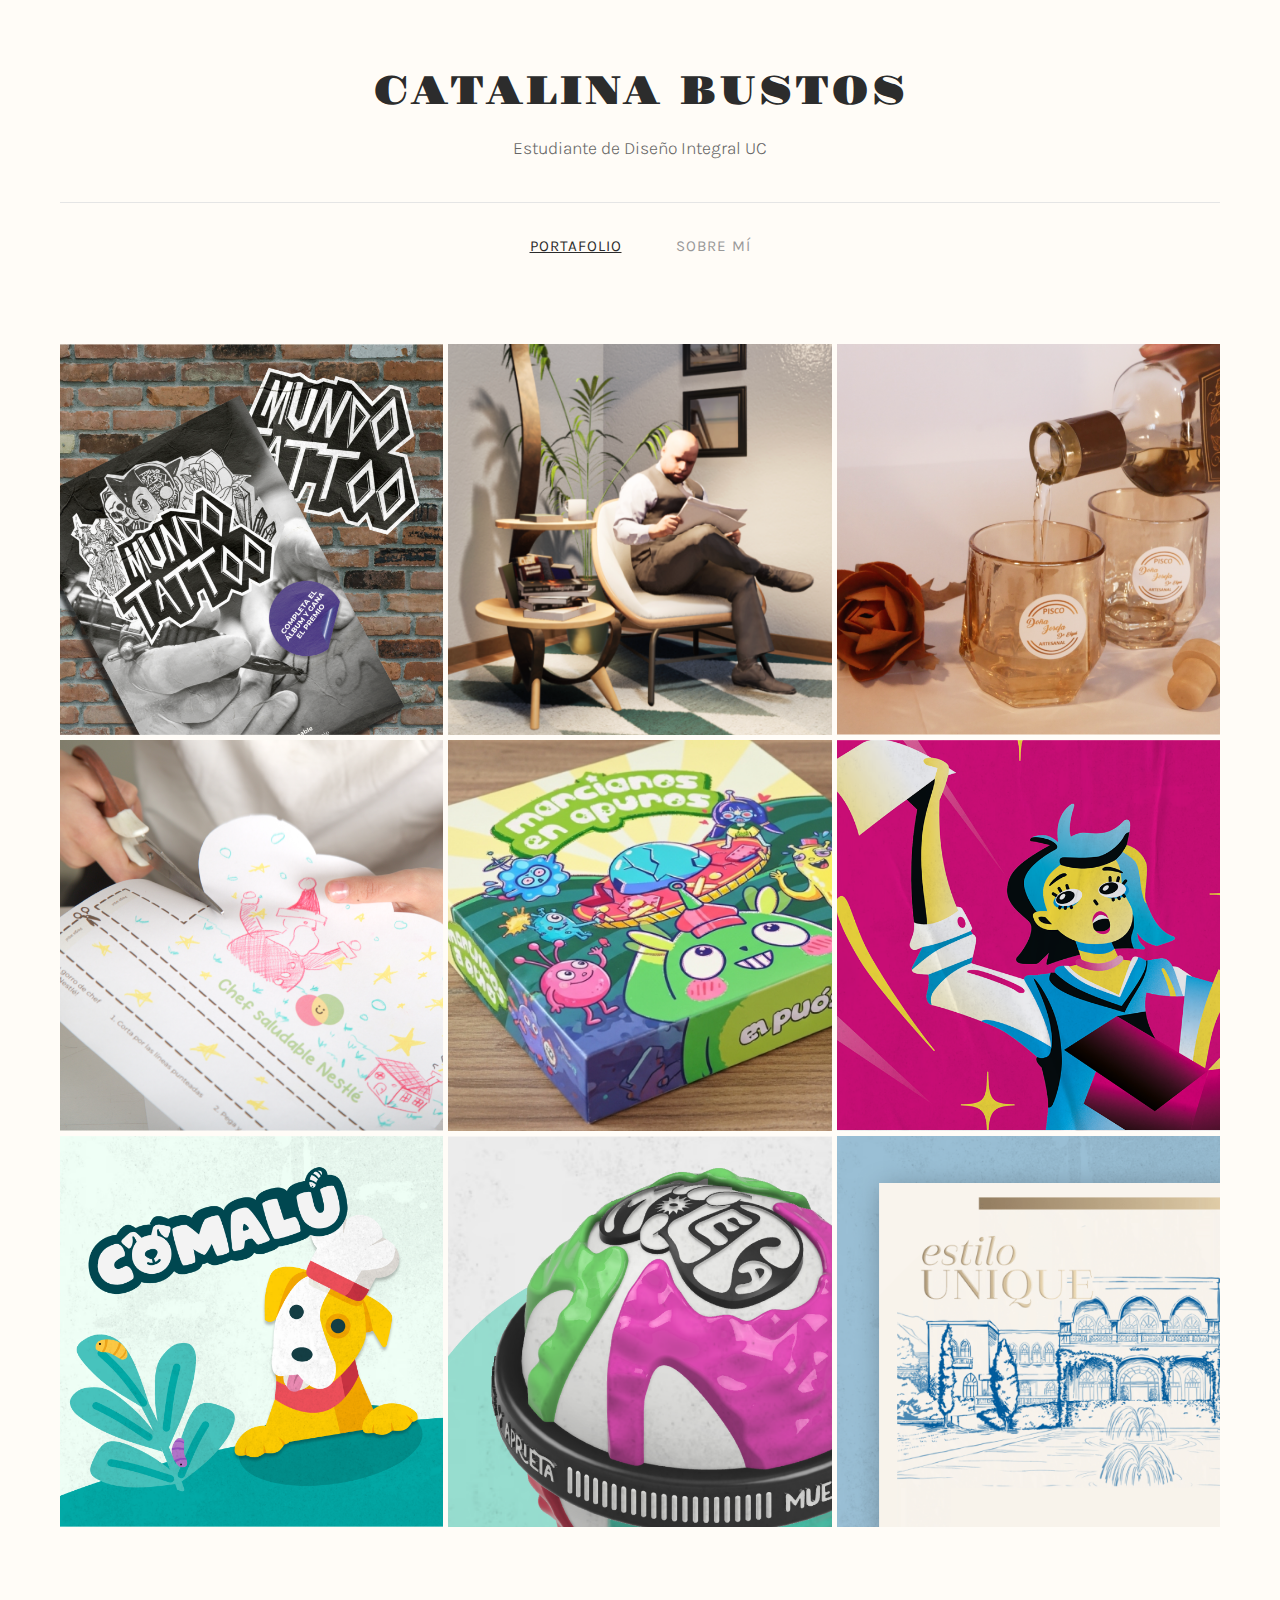
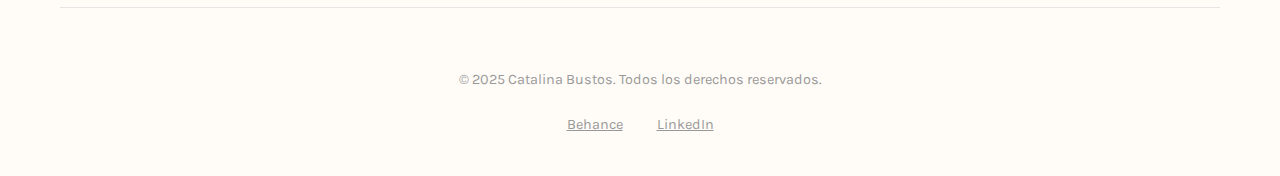
<file: index.html>
<!DOCTYPE html>
<html lang="es">
<head>
    <meta charset="UTF-8">
    <meta name="viewport" content="width=device-width, initial-scale=1.0">
    <title>Catalina Bustos - Diseñadora Integral</title>
    <link href="style.css" rel="stylesheet"/>
</head>
<body>
    <div class="container">
        <!-- Header -->
        <header class="header">
            <h1>CATALINA BUSTOS</h1>
            <p>Estudiante de Diseño Integral UC</p>
        </header>

        <!-- Navigation -->
        <nav class="nav">
            <a href="index.html" class="active">Portafolio</a>
            <a href="about.html">Sobre mí</a>
        </nav>

        <!-- Gallery -->
        <section class="gallery">
            <div class="gallery-grid">
                <div class="gallery-item">
                </div>

                <div class="gallery-item">
                </div>

                <div class="gallery-item">
                </div>

                <div class="gallery-item">
                </div>

                <div class="gallery-item">
                </div>

                <div class="gallery-item">
                </div>

                <div class="gallery-item">
                </div>

                <div class="gallery-item">
                </div>

                <div class="gallery-item">
                </div>
               
            </div>
        </section>

        <!-- Footer -->
        <footer class="footer">
            <p>© 2025 Catalina Bustos. Todos los derechos reservados.</p>
            <div class="social-links">
                <a href="https://www.behance.net/catalinbustosj">Behance</a>
                <a href="https://www.linkedin.com/in/catalina-bustos-jara-680b91311/">LinkedIn</a>
            </div>
        </footer>
    </div>
    <script src="portafolio.js"></script>
</body>
</html>
</file>
<file: style.css>
@import url('https://fonts.googleapis.com/css2?family=Gravitas+One&family=Karla:ital,wght@0,200..800;1,200..800&display=swap');


* {
    margin: 0;
    padding: 0;
    box-sizing: border-box;
} /* deja todo pegado arriba */

body {
    font-family: "Karla", sans-serif;
    line-height: 1.6;
    color: #2c2c2c;
    background-color: #FFFCF7;
}

.container {
    max-width: 1200px;
    margin: 0 auto;
    padding: 0 20px;
} /* todo */

/* Header */
.header {
    text-align: center;
    padding: 60px 0 40px;
    border-bottom: 1px solid #e5e5e5;
}

.header h1 {
    font-family: "Gravitas One", serif;
    font-size: 2.5rem;
    font-weight: 300;
    letter-spacing: 2px;
    margin-bottom: 10px;
    color: #2c2c2c;
}

.header p {
    font-size: 1.1rem;
    color: #666;
    font-weight: 300;
}


/* Navigation */
.nav {
    text-align: center;
    padding: 30px 0;
}

.nav a {
    text-decoration: none;
    color: #999;
    margin: 0 25px;
    font-size: 0.95rem;
    letter-spacing: 1px;
    text-transform: uppercase;
    transition: color 0.3s ease;
}

.nav a:hover{
    color: #854F28;
}

.nav a.active{
    color: #2c2c2c;
    text-decoration: underline;
}

a.foto{
    text-decoration: none;
}


/* Gallery Grid */
.gallery {
    padding: 40px 0;
}

.gallery-grid {
    display: grid;
    grid-template-columns: repeat(3, 1fr); /* cantidad por línea */
    gap: 5px;
    background-color: #FFFCF7;
} 

.yo {
    display: grid;
    grid-template-columns: repeat(2, 1fr); /* cantidad por línea */
    gap: 5px;
    background-color: #FFFCF7;
} 

.sobre{
    padding: 40px;
}

.gallery-item {
    position: relative;
    overflow: hidden;
    cursor: pointer;
    transition: transform 0.3s ease;
} /* Bloques sin la foto */

.gallery-item:hover {
    transform: scale(1.01);
    z-index: 1;
} /* animación al pasar el cursor */

.gallery-item img {
    width: 100%;
    height: 100%;
    object-fit: cover;
    transition: opacity 0.3s ease;
}

.gallery-item:hover img {
    opacity: 0.9;
}

/* Overlay for project info */
.gallery-overlay {
    position: absolute;
    top: 0;
    left: 0;
    right: 0;
    bottom: 0;
    background: rgba(255, 252, 247, 0.7); /* color del bloque con el curso arriba */
    display: flex;
    flex-direction: column;
    justify-content: center;
    align-items: center;
    opacity: 0;
    transition: opacity 0.3s ease;
} /* nuevo bloque al pasar el cursor en la foto */

.gallery-item:hover .gallery-overlay {
    opacity: 1;
}

.gallery-overlay h3 {
    color: #2c2c2c;
    font-size: 1.3rem;
    font-weight: 600;
    margin-bottom: 5px;
    letter-spacing: 2px;
    text-align: center;
} /* título proyectos */

.gallery-overlay p {
    color: #666;
    font-size: 0.9rem;
    letter-spacing: 1px;
} 
/* -- */

/* Footer */
.footer {
    text-align: center;
    padding: 60px 0 40px;
    border-top: 1px solid #e5e5e5;
    margin-top: 40px;
}

.footer p {
    color: #999;
    font-size: 0.9rem;
}

.social-links {
    margin-top: 20px;
}

.social-links a {
    color: #999;
    text-decoration: underline;
    margin: 0 15px;
    font-size: 0.9rem;
    transition: color 0.3s ease;
}

.social-links a:hover {
    color: #854F28;
}

/* Mobile Responsive */
@media (max-width: 768px) {
    .header h1 {
        font-size: 2rem;
    }

    .nav a {
        display: block;
        margin: 10px 0;
    }

    .gallery-grid {
        grid-template-columns: 1fr;
        gap: 4px;
    }

    .gallery-overlay h3 {
        font-size: 1rem;
    }

    .gallery-overlay p {
        font-size: 0.8rem;
    }
}

/* Tablet */
@media (min-width: 769px) and (max-width: 1024px) {
    .gallery-grid {
        grid-template-columns: repeat(2, 1fr);
    }
}

/* Mobile Responsive */
@media (max-width: 768px) {
    .header h1 {
        font-size: 2rem;
    }

    .nav a {
        display: block;
        margin: 10px 0;
    }

    .yo {
        grid-template-columns: 1fr;
        gap: 4px;
    }

    .gallery-overlay h3 {
        font-size: 1rem;
    }

    .gallery-overlay p {
        font-size: 0.8rem;
    }
}

/* Tablet */
@media (min-width: 769px) and (max-width: 1024px) {
    .gallery-grid {
        grid-template-columns: repeat(2, 1fr);
    }
}
</file>
